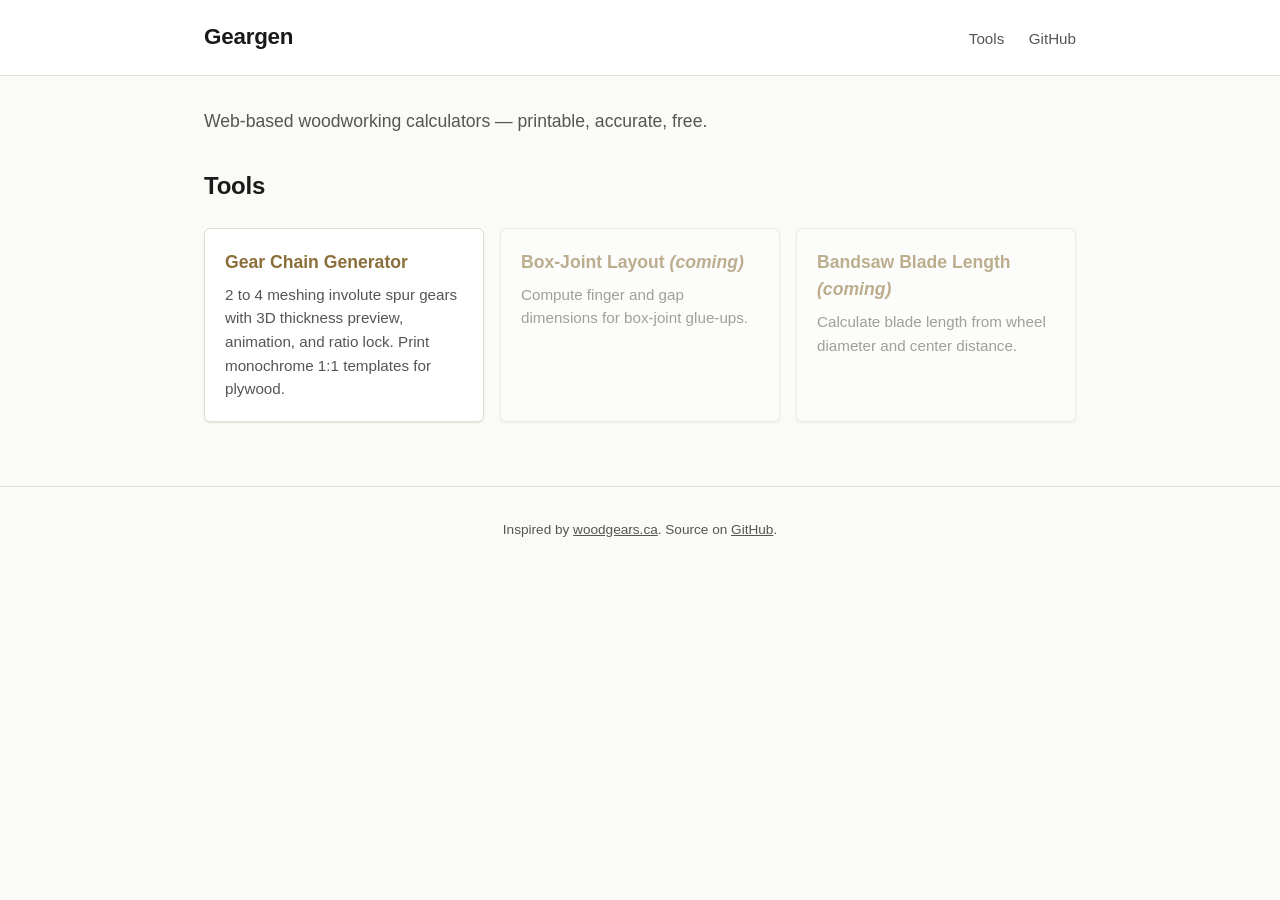
<file: index.html>
<!DOCTYPE html>
<html lang="en">
<head>
  <meta charset="UTF-8">
  <meta name="viewport" content="width=device-width, initial-scale=1">
  <title>Geargen — woodworking tools</title>
  <link rel="stylesheet" href="css/style.css">
</head>
<body>
  <header class="site">
    <div class="inner">
      <h1>Geargen</h1>
      <nav>
        <a href="index.html">Tools</a>
        <a href="https://github.com/Ayoub-Torkian/geargen">GitHub</a>
      </nav>
    </div>
  </header>

  <main>
    <p class="lead">Web-based woodworking calculators &mdash; printable, accurate, free.</p>

    <h2>Tools</h2>
    <div class="tool-grid">
      <a class="tool-card" href="tools/gear-generator/">
        <h3>Gear Chain Generator</h3>
        <p>2 to 4 meshing involute spur gears with 3D thickness preview, animation, and ratio lock. Print monochrome 1:1 templates for plywood.</p>
      </a>
      <div class="tool-card stub">
        <h3>Box-Joint Layout <em>(coming)</em></h3>
        <p>Compute finger and gap dimensions for box-joint glue-ups.</p>
      </div>
      <div class="tool-card stub">
        <h3>Bandsaw Blade Length <em>(coming)</em></h3>
        <p>Calculate blade length from wheel diameter and center distance.</p>
      </div>
    </div>
  </main>

  <footer class="site">
    Inspired by <a href="https://woodgears.ca">woodgears.ca</a>. Source on <a href="https://github.com/Ayoub-Torkian/geargen">GitHub</a>.
  </footer>
</body>
</html>
</file>
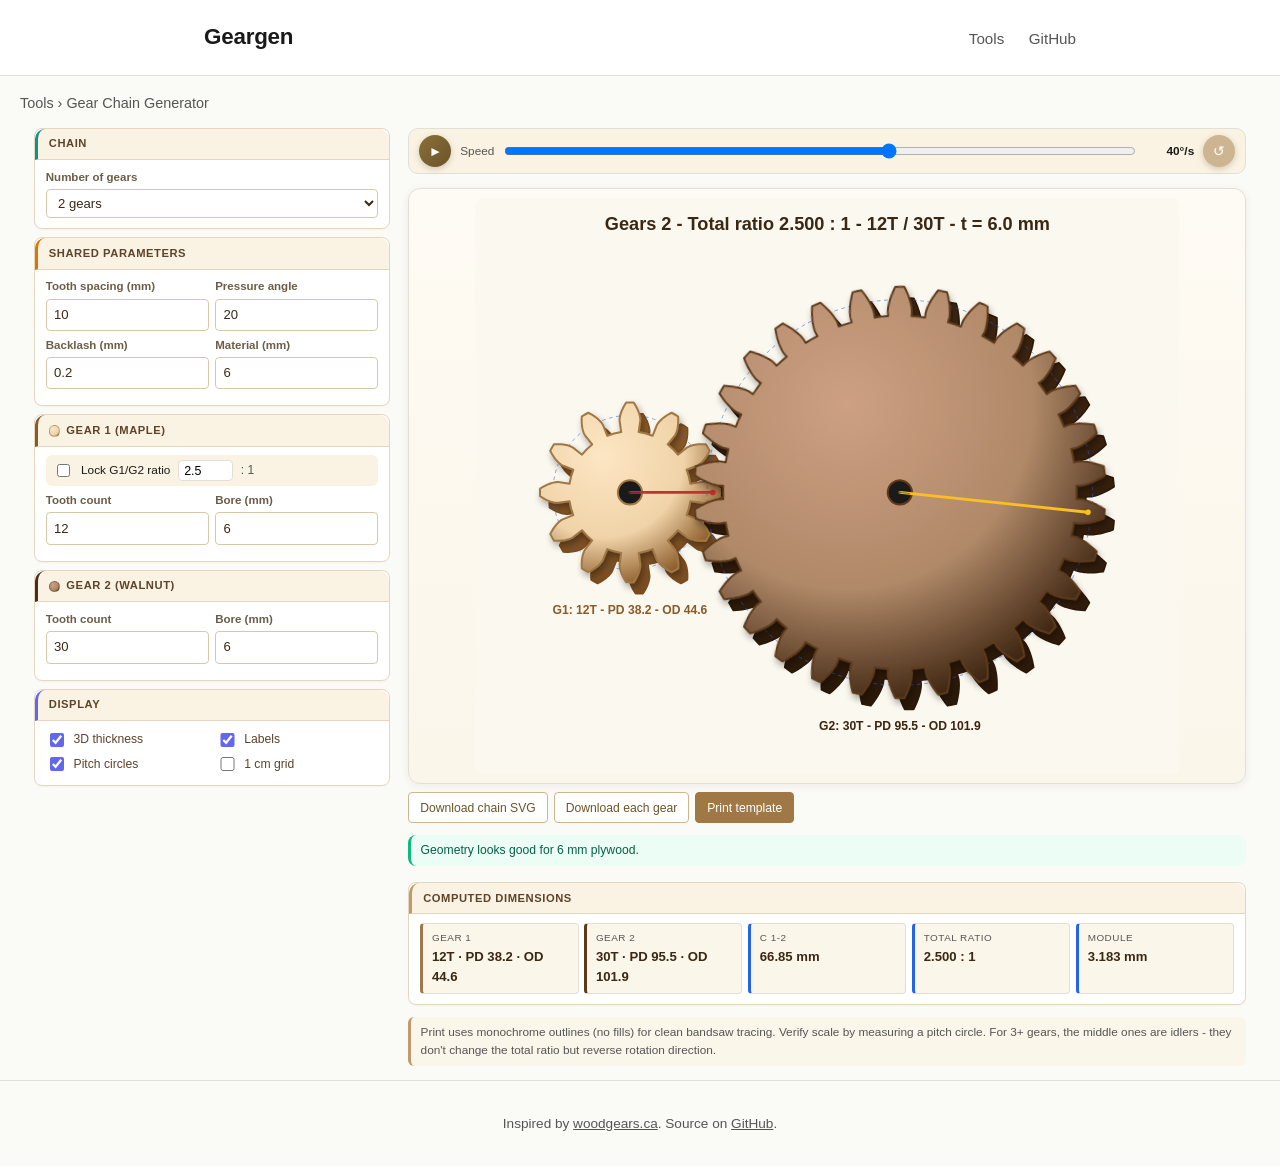
<file: tools/gear-generator/index.html>
<!DOCTYPE html>
<html lang="en">
<head>
<meta charset="UTF-8">
<meta name="viewport" content="width=device-width, initial-scale=1">
<title>Gear Chain Generator - Geargen</title>
<link rel="stylesheet" href="../../css/style.css">
<style>
main.workspace { max-width: 1280px; display: grid; grid-template-columns: 360px 1fr; gap: 1.25rem; padding: 1.25rem; align-items: start; }
@media (max-width: 960px) { main.workspace { grid-template-columns: 1fr; } }
.col-controls { position: sticky; top: 1rem; max-height: calc(100vh - 1.5rem); overflow-y: auto; padding-right: 0.4rem; }
.col-visual { min-width: 0; }
.card { background: var(--bg-card); border: 1px solid var(--border); border-radius: 10px; box-shadow: 0 1px 3px rgba(94,70,30,0.06), 0 4px 12px rgba(94,70,30,0.04); margin-bottom: 0.85rem; }
.card-header { padding: 0.55rem 0.9rem; border-bottom: 1px solid var(--border); font-size: 0.8rem; font-weight: 700; letter-spacing: 0.04em; color: #5c4329; text-transform: uppercase; background: linear-gradient(to bottom, #fdf8ee, #faf3e3); border-radius: 10px 10px 0 0; display: flex; align-items: center; justify-content: space-between; gap: 0.5rem; }
.card-header .pill { font-size: 0.65rem; padding: 0.1rem 0.4rem; border-radius: 99px; background: #e5dbc4; color: #5c4329; letter-spacing: 0; text-transform: none; font-weight: 600; }
.card-body { padding: 0.7rem 0.9rem 0.85rem; }
.field { display: flex; flex-direction: column; margin-bottom: 0.45rem; font-size: 0.83rem; }
.field:last-child { margin-bottom: 0; }
.field label { color: var(--fg-soft); margin-bottom: 0.2rem; font-weight: 500; }
.field-row { display: grid; grid-template-columns: 1fr 1fr; gap: 0.5rem; }
.field input[type=number], .field select { font: inherit; padding: 0.4rem 0.5rem; border: 1px solid var(--border); border-radius: 6px; background: #fff; width: 100%; }
.field input:focus, .field select:focus { outline: 2px solid #c19a6b; outline-offset: -1px; border-color: #a07845; }
.tag { display: inline-block; width: 0.7rem; height: 0.7rem; border-radius: 50%; vertical-align: middle; margin-right: 0.4rem; border: 1px solid rgba(0,0,0,0.2); }
.tag.maple  { background: radial-gradient(circle at 30% 30%, #fde6c4, #f0d3a8 60%, #a07845); }
.tag.walnut { background: radial-gradient(circle at 30% 30%, #cda083, #b08968 60%, #5d3a1a); }
.tag.cherry { background: radial-gradient(circle at 30% 30%, #ecb09a, #d18768 60%, #7a3a23); }
.tag.oak    { background: radial-gradient(circle at 30% 30%, #e3c89a, #c9a87a 60%, #7a5b30); }
.toggles { display: grid; grid-template-columns: 1fr 1fr; gap: 0.35rem 0.7rem; font-size: 0.82rem; }
.toggles label { display: flex; align-items: center; gap: 0.4rem; cursor: pointer; color: var(--fg-soft); }
.toggles input { accent-color: #a07845; }
.lock-row { display: flex; align-items: center; gap: 0.5rem; padding: 0.4rem 0.55rem; background: #faf3e3; border-radius: 6px; margin-bottom: 0.4rem; font-size: 0.82rem; }
.lock-row input[type=checkbox] { accent-color: #a07845; }
.lock-row input[type=number] { width: 5rem; padding: 0.25rem 0.4rem; border: 1px solid var(--border); border-radius: 4px; }
.anim-bar { display: flex; align-items: center; gap: 0.8rem; padding: 0.55rem 0.9rem; background: #fbf6ea; border: 1px solid var(--border); border-radius: 10px; margin-bottom: 0.85rem; }
.anim-bar button.play { width: 40px; height: 40px; border-radius: 50%; border: none; cursor: pointer; background: linear-gradient(135deg, #8b6f3a, #6b5429); color: white; font-size: 1rem; display: flex; align-items: center; justify-content: center; box-shadow: 0 2px 6px rgba(94,70,30,0.25); }
.anim-bar button.play.muted { background: #cdb592; }
.anim-bar button.play:hover { transform: translateY(-1px); }
.anim-bar .speed { flex: 1; display: flex; align-items: center; gap: 0.5rem; font-size: 0.82rem; color: var(--fg-soft); }
.anim-bar .speed-val { font-variant-numeric: tabular-nums; min-width: 3rem; text-align: right; color: var(--fg); font-weight: 600; }
.stage { background: linear-gradient(180deg, #fefbf4, #fbf6ea); border: 1px solid var(--border); border-radius: 12px; box-shadow: 0 2px 8px rgba(94,70,30,0.08); padding: 0.8rem; min-height: 340px; }
.stage svg { display: block; width: 100%; height: auto; max-height: 64vh; }
.stats-grid { display: grid; grid-template-columns: repeat(auto-fit, minmax(150px, 1fr)); gap: 0.5rem; padding: 0; margin: 0; list-style: none; }
.stats-grid li { background: #fbf6ea; border: 1px solid var(--border); border-radius: 8px; padding: 0.5rem 0.65rem; font-size: 0.82rem; }
.stats-grid .k { display: block; font-size: 0.68rem; text-transform: uppercase; letter-spacing: 0.05em; color: var(--fg-soft); margin-bottom: 0.1rem; }
.stats-grid .v { font-weight: 600; font-variant-numeric: tabular-nums; color: #3a2814; }
.stats-grid li.g1 { border-left: 3px solid #a07845; }
.stats-grid li.g2 { border-left: 3px solid #5d3a1a; }
.stats-grid li.g3 { border-left: 3px solid #7a3a23; }
.stats-grid li.g4 { border-left: 3px solid #7a5b30; }
.stats-grid li.shared { border-left: 3px solid #2563eb; }
.actions-bar { display: flex; flex-wrap: wrap; gap: 0.5rem; margin-top: 0.7rem; }
.actions-bar button { font: inherit; padding: 0.45rem 0.85rem; border: 1px solid #a07845; background: #a07845; color: white; border-radius: 6px; cursor: pointer; font-size: 0.82rem; font-weight: 500; }
.actions-bar button.secondary { background: white; color: #6b5429; border-color: #cdb592; }
.actions-bar button:hover { transform: translateY(-1px); box-shadow: 0 2px 4px rgba(94,70,30,0.15); }
.alerts { margin-top: 0.7rem; }
.alert { padding: 0.5rem 0.75rem; border-radius: 8px; margin-bottom: 0.35rem; font-size: 0.82rem; border-left: 3px solid; }
.alert.warn { background: #fff4e0; border-color: #d97706; color: #78350f; }
.alert.ok   { background: #ecfdf5; border-color: #10b981; color: #065f46; }
.breadcrumb { padding: 1rem 1.25rem 0; max-width: 1280px; margin: 0 auto; }
.tip { font-size: 0.82rem; color: var(--fg-soft); margin-top: 0.7rem; padding: 0.55rem 0.75rem; background: #fbf6ea; border-radius: 6px; border-left: 3px solid #c19a6b; }
.gear-card.hidden { display: none; }
@media print {
  header.site, footer.site, .col-controls, .anim-bar, .actions-bar, .alerts, .breadcrumb, .card-header, .tip { display: none !important; }
  main.workspace { grid-template-columns: 1fr; padding: 0; max-width: none; }
  .stage { border: none; box-shadow: none; padding: 0; background: white; }
}


/* ===== Compact + functional theme ===== */
:root {
  --m700:#8a5a28; --w700:#4a2e1a; --c700:#6b2a1a; --o700:#5e4520;
  --teal:#0d9488; --amber:#d97706; --indigo:#6366f1;
}
main.workspace { padding: 0.85rem; gap: 0.9rem; max-width: 1240px; }
.col-controls { padding-right: 0.2rem; }
.card { background: #fff; border: 1px solid #e5d6bf; border-radius: 8px; margin-bottom: 0.5rem; box-shadow: 0 1px 2px rgba(94,70,30,0.04); overflow: hidden; }
.card:hover { box-shadow: 0 2px 6px rgba(94,70,30,0.08); }
.card-header { padding: 0.4rem 0.7rem; font-size: 0.7rem; font-weight: 700; letter-spacing: 0.05em; text-transform: uppercase; color: #5c4329; background: #faf3e3; border-bottom: 1px solid #e5d6bf; border-left: 3px solid #c19a6b; }
.card.chain  .card-header { border-left-color: var(--teal); }
.card.shared .card-header { border-left-color: var(--amber); }
.card.display .card-header { border-left-color: var(--indigo); }
.card.g1     .card-header { border-left-color: var(--m700); }
.card.g2     .card-header { border-left-color: var(--w700); }
.card.g3     .card-header { border-left-color: var(--c700); }
.card.g4     .card-header { border-left-color: var(--o700); }
.card-body { padding: 0.55rem 0.7rem 0.65rem; }
.field { margin-bottom: 0.35rem; font-size: 0.78rem; }
.field label { font-size: 0.72rem; margin-bottom: 0.15rem; color: #6b5e48; font-weight: 600; }
.field input[type=number], .field select { padding: 0.32rem 0.45rem; border: 1px solid #d8c8aa; border-radius: 4px; background: #fff; font-size: 0.82rem; font-weight: 500; color: #3a2814; }
.field input:focus, .field select:focus { outline: none; border-color: #a07845; box-shadow: 0 0 0 2px rgba(193,154,107,0.2); }
.field-row { gap: 0.4rem; }
.toggles { gap: 0.25rem 0.55rem; font-size: 0.76rem; }
.toggles label { padding: 0; background: none; border: 0; color: #5c4329; font-weight: 500; }
.toggles label:hover { transform: none; box-shadow: none; }
.toggles input { width: 0.9rem; height: 0.9rem; accent-color: var(--indigo); }
.lock-row { padding: 0.3rem 0.45rem; font-size: 0.74rem; background: #faf3e3; }
.lock-row input[type=number] { width: 3.4rem; padding: 0.15rem 0.3rem; font-size: 0.78rem; }
.anim-bar { padding: 0.4rem 0.65rem; gap: 0.55rem; background: #faf3e3; }
.anim-bar button.play { width: 32px; height: 32px; font-size: 0.85rem; }
.anim-bar .speed { font-size: 0.74rem; }
.actions-bar { gap: 0.35rem; margin-top: 0.55rem; }
.actions-bar button { padding: 0.32rem 0.7rem; font-size: 0.76rem; font-weight: 500; border-radius: 4px; box-shadow: none; }
.actions-bar button:hover { transform: none; }
.stats-grid { gap: 0.35rem; }
.stats-grid li { padding: 0.35rem 0.55rem; font-size: 0.76rem; border-radius: 4px; }
.stats-grid .k { font-size: 0.62rem; }
.stats-grid .v { font-size: 0.82rem; font-weight: 600; }
.alert { padding: 0.4rem 0.6rem; font-size: 0.76rem; }
.tip { padding: 0.4rem 0.6rem; font-size: 0.74rem; }
.stage { padding: 0.55rem; min-height: 300px; }
.card-header .pill { background: #e5dbc4; color: #5c4329; }

</style>
</head>
<body>
<header class="site">
  <div class="inner">
    <h1>Geargen</h1>
    <nav>
      <a href="../../index.html">Tools</a>
      <a href="https://github.com/Ayoub-Torkian/geargen">GitHub</a>
    </nav>
  </div>
</header>

<div class="breadcrumb"><a href="../../index.html">Tools</a> &rsaquo; Gear Chain Generator</div>

<main class="workspace">
  <div class="col-controls">
    <form id="gearForm" onsubmit="return false;">

      <div class="card chain">
        <div class="card-header">Chain</div>
        <div class="card-body">
          <div class="field">
            <label for="numGears">Number of gears</label>
            <select id="numGears">
              <option value="2" selected>2 gears</option>
              <option value="3">3 gears (1 idler)</option>
              <option value="4">4 gears (2 idlers)</option>
            </select>
          </div>
        </div>
      </div>

      <div class="card shared">
        <div class="card-header">Shared parameters</div>
        <div class="card-body">
          <div class="field-row">
            <div class="field">
              <label for="spacing">Tooth spacing (mm)</label>
              <input type="number" id="spacing" min="3" max="40" step="0.5" value="10">
            </div>
            <div class="field">
              <label for="pressure">Pressure angle</label>
              <input type="number" id="pressure" min="10" max="30" step="0.5" value="20">
            </div>
          </div>
          <div class="field-row">
            <div class="field">
              <label for="backlash">Backlash (mm)</label>
              <input type="number" id="backlash" min="0" max="2" step="0.05" value="0.2">
            </div>
            <div class="field">
              <label for="material">Material (mm)</label>
              <input type="number" id="material" min="3" max="25" step="0.5" value="6">
            </div>
          </div>
        </div>
      </div>

      <div class="card gear g1">
        <div class="card-header"><span><span class="tag maple"></span>Gear 1 (maple)</span></div>
        <div class="card-body">
          <div class="lock-row">
            <input type="checkbox" id="ratioLock">
            <label for="ratioLock">Lock G1/G2 ratio</label>
            <input type="number" id="ratioTarget" step="0.1" min="0.1" value="2.5" title="N2 / N1">
            <span style="color:var(--fg-soft);font-size:0.75rem">: 1</span>
          </div>
          <div class="field-row">
            <div class="field">
              <label for="teeth1">Tooth count</label>
              <input type="number" id="teeth1" min="6" max="200" step="1" value="12">
            </div>
            <div class="field">
              <label for="bore1">Bore (mm)</label>
              <input type="number" id="bore1" min="0" max="50" step="0.5" value="6">
            </div>
          </div>
        </div>
      </div>

      <div class="card gear-card gear g2" id="card2">
        <div class="card-header"><span><span class="tag walnut"></span>Gear 2 (walnut)</span></div>
        <div class="card-body">
          <div class="field-row">
            <div class="field">
              <label for="teeth2">Tooth count</label>
              <input type="number" id="teeth2" min="6" max="200" step="1" value="30">
            </div>
            <div class="field">
              <label for="bore2">Bore (mm)</label>
              <input type="number" id="bore2" min="0" max="50" step="0.5" value="6">
            </div>
          </div>
        </div>
      </div>

      <div class="card gear-card hidden gear g3" id="card3">
        <div class="card-header"><span><span class="tag cherry"></span>Gear 3 (cherry)</span><span class="pill">idler</span></div>
        <div class="card-body">
          <div class="field-row">
            <div class="field">
              <label for="teeth3">Tooth count</label>
              <input type="number" id="teeth3" min="6" max="200" step="1" value="20">
            </div>
            <div class="field">
              <label for="bore3">Bore (mm)</label>
              <input type="number" id="bore3" min="0" max="50" step="0.5" value="6">
            </div>
          </div>
        </div>
      </div>

      <div class="card gear-card hidden gear g4" id="card4">
        <div class="card-header"><span><span class="tag oak"></span>Gear 4 (oak)</span><span class="pill">output</span></div>
        <div class="card-body">
          <div class="field-row">
            <div class="field">
              <label for="teeth4">Tooth count</label>
              <input type="number" id="teeth4" min="6" max="200" step="1" value="40">
            </div>
            <div class="field">
              <label for="bore4">Bore (mm)</label>
              <input type="number" id="bore4" min="0" max="50" step="0.5" value="6">
            </div>
          </div>
        </div>
      </div>

      <div class="card display">
        <div class="card-header">Display</div>
        <div class="card-body">
          <div class="toggles">
            <label><input type="checkbox" id="tShow3D" checked> 3D thickness</label>
            <label><input type="checkbox" id="tShowAnnot" checked> Labels</label>
            <label><input type="checkbox" id="tShowPitch" checked> Pitch circles</label>
            <label><input type="checkbox" id="tShowGrid"> 1 cm grid</label>
          </div>
        </div>
      </div>
    </form>
  </div>

  <div class="col-visual">
    <div class="anim-bar">
      <button class="play" id="playBtn" title="Play / pause">&#9658;</button>
      <div class="speed">
        <span>Speed</span>
        <input type="range" id="speed" min="-180" max="180" step="5" value="40" style="flex:1">
        <span class="speed-val" id="speedVal">40&deg;/s</span>
      </div>
      <button class="play muted" id="resetBtn" title="Reset rotation">&#x21BA;</button>
    </div>

    <div class="stage" id="stage"></div>

    <div class="actions-bar">
      <button class="secondary" id="dlChain">Download chain SVG</button>
      <button class="secondary" id="dlEach">Download each gear</button>
      <button id="printBtn">Print template</button>
    </div>

    <div class="alerts" id="alerts"></div>

    <div class="card" style="margin-top: 1rem;">
      <div class="card-header">Computed dimensions</div>
      <div class="card-body"><ul class="stats-grid" id="stats"></ul></div>
    </div>

    <div class="tip">Print uses monochrome outlines (no fills) for clean bandsaw tracing. Verify scale by measuring a pitch circle. For 3+ gears, the middle ones are idlers - they don't change the total ratio but reverse rotation direction.</div>
  </div>
</main>

<footer class="site">Inspired by <a href="https://woodgears.ca">woodgears.ca</a>. Source on <a href="https://github.com/Ayoub-Torkian/geargen">GitHub</a>.</footer>

<script type="module">
import { renderGearChain, renderSingleGear } from './gear.js';

const $ = id => document.getElementById(id);
const stage = $('stage'), statsEl = $('stats'), alertsEl = $('alerts');
let lastResult = null;
let baseTheta1 = 0;
let suppressLockSync = false;

function getInputs() {
  const spacing = Math.max(3, parseFloat($('spacing').value) || 10);
  const numGears = parseInt($('numGears').value, 10) || 2;
  const specs = [];
  for (let i = 1; i <= numGears; i++) {
    specs.push({
      N: Math.max(4, parseInt($(`teeth${i}`).value, 10) || 12),
      bore: Math.max(0, parseFloat($(`bore${i}`).value) || 0),
    });
  }
  return {
    numGears, specs, spacing,
    m: spacing / Math.PI,
    alphaDeg: Math.max(10, parseFloat($('pressure').value) || 20),
    backlash: Math.max(0, parseFloat($('backlash').value) || 0),
    material: Math.max(0, parseFloat($('material').value) || 6),
    showPitch: $('tShowPitch').checked,
    showGrid: $('tShowGrid').checked,
    showAnnotations: $('tShowAnnot').checked,
    show3D: $('tShow3D').checked,
    ratioLocked: $('ratioLock').checked,
    ratioTarget: Math.max(0.1, parseFloat($('ratioTarget').value) || 2.5),
  };
}

const fmt = (n, d=2) => n.toFixed(d) + ' mm';

function applyVisibility(numGears) {
  $('card2').classList.toggle('hidden', numGears < 2);
  $('card3').classList.toggle('hidden', numGears < 3);
  $('card4').classList.toggle('hidden', numGears < 4);
}

function generate() {
  const i = getInputs();
  applyVisibility(i.numGears);
  lastResult = renderGearChain(i.specs, {
    style: 'preview', m: i.m, alphaDeg: i.alphaDeg, backlash: i.backlash,
    showPitch: i.showPitch, showGrid: i.showGrid, showAnnotations: i.showAnnotations,
    depth: i.show3D ? i.material : 0,
  });
  stage.innerHTML = lastResult.svg;
  applyRotation();
  renderStats(i, lastResult);
  renderAlerts(i, lastResult);
}

function applyRotation() {
  if (!lastResult) return;
  const { geoms, positions, phasesSvgDeg, depthDX = 0, depthDY = 0 } = lastResult;
  const theta1 = baseTheta1;
  for (let k = 0; k < geoms.length; k++) {
    const dir = (k % 2 === 0) ? 1 : -1;
    const thetaK = phasesSvgDeg[k] + dir * (geoms[0].N / geoms[k].N) * theta1;
    const cxSvg = positions[k].cx;
    const cySvg = -positions[k].cy;   // flip math y -> SVG
    const front = document.getElementById(`gear${k+1}Group`);
    const back  = document.getElementById(`gear${k+1}GroupBack`);
    if (front) front.setAttribute('transform', `translate(${cxSvg} ${cySvg}) rotate(${thetaK})`);
    if (back)  back.setAttribute('transform',  `translate(${(cxSvg + depthDX).toFixed(4)} ${(cySvg + depthDY).toFixed(4)}) rotate(${thetaK})`);
  }
}

function renderStats(i, r) {
  let html = '';
  for (let k = 0; k < r.geoms.length; k++) {
    const g = r.geoms[k];
    html += `<li class="g${k+1}"><span class="k">Gear ${k+1}</span><span class="v">${g.N}T &middot; PD ${(g.rp*2).toFixed(1)} &middot; OD ${(g.raEff*2).toFixed(1)}</span></li>`;
  }
  for (let k = 0; k < r.centerDistances.length; k++) {
    html += `<li class="shared"><span class="k">C ${k+1}-${k+2}</span><span class="v">${fmt(r.centerDistances[k])}</span></li>`;
  }
  html += `<li class="shared"><span class="k">Total ratio</span><span class="v">${r.ratio.toFixed(3)} : 1</span></li>`;
  html += `<li class="shared"><span class="k">Module</span><span class="v">${i.m.toFixed(3)} mm</span></li>`;
  statsEl.innerHTML = html;
}

function renderAlerts(i, r) {
  const w = [];
  if (i.spacing < i.material + 1) w.push(`<div class="alert warn">Tooth spacing (${i.spacing} mm) is small for ${i.material} mm plywood. Try &ge; ${(i.material + 2).toFixed(1)} mm.</div>`);
  for (let k = 0; k < r.geoms.length; k++) {
    const g = r.geoms[k];
    if (g.pointedTip) w.push(`<div class="alert warn">Gear ${k+1} has pointed teeth - increase pressure angle or tooth count.</div>`);
    if (g.N < 12 && i.alphaDeg < 20) w.push(`<div class="alert warn">Gear ${k+1} has only ${g.N} teeth at ${i.alphaDeg}&deg; - risk of undercut. Try 20&deg;+.</div>`);
  }
  if (w.length === 0) w.push(`<div class="alert ok">Geometry looks good for ${i.material} mm plywood.</div>`);
  alertsEl.innerHTML = w.join('');
}

/* === Ratio lock === */
function syncRatioFrom(source) {
  if (suppressLockSync) return;
  if (!$('ratioLock').checked) return;
  const target = parseFloat($('ratioTarget').value) || 2.5;
  suppressLockSync = true;
  if (source === 'g1') {
    const n1 = parseInt($('teeth1').value, 10) || 12;
    $('teeth2').value = Math.max(6, Math.round(n1 * target));
  } else if (source === 'g2') {
    const n2 = parseInt($('teeth2').value, 10) || 30;
    $('teeth1').value = Math.max(6, Math.round(n2 / target));
  } else if (source === 'target') {
    const n1 = parseInt($('teeth1').value, 10) || 12;
    $('teeth2').value = Math.max(6, Math.round(n1 * target));
  } else if (source === 'lock-on') {
    // When user just turned on the lock, derive target from current values
    const n1 = parseInt($('teeth1').value, 10) || 12;
    const n2 = parseInt($('teeth2').value, 10) || 30;
    $('ratioTarget').value = (n2 / n1).toFixed(2);
  }
  suppressLockSync = false;
}

/* === Animation === */
let playing = false, lastTime = 0, speedDegPerSec = 40;
function tick(t) {
  if (!playing) return;
  if (lastTime) {
    baseTheta1 = (baseTheta1 + (t - lastTime) * 0.001 * speedDegPerSec) % 360;
    applyRotation();
  }
  lastTime = t;
  requestAnimationFrame(tick);
}
$('playBtn').addEventListener('click', () => {
  playing = !playing;
  $('playBtn').innerHTML = playing ? '&#10074;&#10074;' : '&#9658;';
  lastTime = 0;
  if (playing) requestAnimationFrame(tick);
});
$('resetBtn').addEventListener('click', () => { baseTheta1 = 0; applyRotation(); });
$('speed').addEventListener('input', () => { speedDegPerSec = parseFloat($('speed').value) || 0; $('speedVal').textContent = `${speedDegPerSec.toFixed(0)}°/s`; });

/* === Download === */
function dl(svg, fn) {
  const blob = new Blob([svg], { type: 'image/svg+xml;charset=utf-8' });
  const url = URL.createObjectURL(blob);
  const a = document.createElement('a');
  a.href = url; a.download = fn;
  document.body.appendChild(a); a.click(); a.remove();
  URL.revokeObjectURL(url);
}
$('dlChain').addEventListener('click', () => {
  const i = getInputs();
  const r = renderGearChain(i.specs, { style: 'print', m: i.m, alphaDeg: i.alphaDeg, backlash: i.backlash, showPitch: false, showGrid: false, showAnnotations: false, depth: 0 });
  dl(r.svg, `gear_chain_${i.specs.map(s=>s.N+'T').join('_')}_p${i.spacing}mm.svg`);
});
$('dlEach').addEventListener('click', () => {
  const i = getInputs();
  for (let k = 0; k < i.specs.length; k++) {
    const s = i.specs[k];
    const r = renderSingleGear(s.N, i.m, i.alphaDeg, { style: 'print', backlash: i.backlash, boreDiameter: s.bore, showPitch: false });
    dl(r.svg, `gear${k+1}_${s.N}T_p${i.spacing}mm.svg`);
  }
});
$('printBtn').addEventListener('click', () => window.print());

/* === Live update === */
document.querySelectorAll('#gearForm input, #gearForm select').forEach(el => {
  el.addEventListener('input', (ev) => {
    if (ev.target.id === 'teeth1') syncRatioFrom('g1');
    else if (ev.target.id === 'teeth2') syncRatioFrom('g2');
    else if (ev.target.id === 'ratioTarget') syncRatioFrom('target');
    else if (ev.target.id === 'ratioLock' && ev.target.checked) syncRatioFrom('lock-on');
    generate();
  });
});

generate();
</script>
</body>
</html>
</file>
<file: css/style.css>
/* Geargen — modernized minimal style */

:root {
  --fg: #1a1a1a;
  --fg-soft: #555;
  --bg: #fafaf7;
  --bg-card: #ffffff;
  --accent: #8b6f3a;
  --accent-hover: #6b5429;
  --border: #e2dfd6;
  --shadow: 0 1px 3px rgba(0, 0, 0, 0.04), 0 1px 2px rgba(0, 0, 0, 0.06);
  --radius: 6px;
  --max-width: 920px;
}

* { box-sizing: border-box; }

html, body {
  margin: 0;
  padding: 0;
  background: var(--bg);
  color: var(--fg);
  font-family: -apple-system, BlinkMacSystemFont, "Segoe UI", Roboto, "Helvetica Neue", Arial, sans-serif;
  font-size: 16px;
  line-height: 1.55;
  -webkit-font-smoothing: antialiased;
}

a {
  color: var(--accent);
  text-decoration: none;
}
a:hover { color: var(--accent-hover); text-decoration: underline; }

header.site {
  border-bottom: 1px solid var(--border);
  background: var(--bg-card);
}
header.site .inner {
  max-width: var(--max-width);
  margin: 0 auto;
  padding: 1.25rem 1.5rem;
  display: flex;
  align-items: baseline;
  justify-content: space-between;
  gap: 1rem;
  flex-wrap: wrap;
}
header.site h1 {
  margin: 0;
  font-size: 1.4rem;
  letter-spacing: -0.01em;
}
header.site nav a {
  margin-left: 1.25rem;
  font-size: 0.95rem;
  color: var(--fg-soft);
}
header.site nav a:hover { color: var(--accent); }

main {
  max-width: var(--max-width);
  margin: 0 auto;
  padding: 2rem 1.5rem 4rem;
}

h2 {
  font-size: 1.5rem;
  margin: 2rem 0 1rem;
  letter-spacing: -0.01em;
}
h3 { font-size: 1.1rem; margin: 1.5rem 0 0.5rem; }

p { margin: 0 0 1rem; }
p.lead { font-size: 1.1rem; color: var(--fg-soft); }

.tool-grid {
  display: grid;
  grid-template-columns: repeat(auto-fill, minmax(260px, 1fr));
  gap: 1rem;
  margin-top: 1.5rem;
}
.tool-card {
  display: block;
  padding: 1.25rem;
  background: var(--bg-card);
  border: 1px solid var(--border);
  border-radius: var(--radius);
  box-shadow: var(--shadow);
  text-decoration: none;
  color: inherit;
  transition: transform 0.08s ease, border-color 0.08s ease;
}
.tool-card:hover {
  border-color: var(--accent);
  transform: translateY(-1px);
  text-decoration: none;
}
.tool-card h3 { margin: 0 0 0.4rem; color: var(--accent); }
.tool-card p { margin: 0; color: var(--fg-soft); font-size: 0.95rem; }
.tool-card.stub { opacity: 0.55; cursor: default; }
.tool-card.stub:hover { transform: none; border-color: var(--border); }

/* Forms / controls */
.controls {
  display: grid;
  grid-template-columns: repeat(auto-fit, minmax(180px, 1fr));
  gap: 0.9rem;
  padding: 1.25rem;
  background: var(--bg-card);
  border: 1px solid var(--border);
  border-radius: var(--radius);
  box-shadow: var(--shadow);
}
.field {
  display: flex;
  flex-direction: column;
  font-size: 0.9rem;
}
.field label {
  color: var(--fg-soft);
  margin-bottom: 0.3rem;
}
.field input, .field select {
  font: inherit;
  padding: 0.5rem 0.6rem;
  border: 1px solid var(--border);
  border-radius: 4px;
  background: #fff;
}
.field input:focus, .field select:focus {
  outline: 2px solid var(--accent);
  outline-offset: -1px;
  border-color: var(--accent);
}

.actions {
  margin-top: 1rem;
  display: flex;
  gap: 0.5rem;
  flex-wrap: wrap;
}
button {
  font: inherit;
  padding: 0.55rem 1rem;
  border: 1px solid var(--accent);
  background: var(--accent);
  color: #fff;
  border-radius: 4px;
  cursor: pointer;
}
button:hover { background: var(--accent-hover); border-color: var(--accent-hover); }
button.secondary {
  background: transparent;
  color: var(--accent);
}
button.secondary:hover { background: var(--bg-card); color: var(--accent-hover); }

/* Output area */
.output {
  margin-top: 1.5rem;
  padding: 1.25rem;
  background: var(--bg-card);
  border: 1px solid var(--border);
  border-radius: var(--radius);
  box-shadow: var(--shadow);
}
.output svg {
  display: block;
  max-width: 100%;
  height: auto;
  background: #fff;
}
.stats {
  display: grid;
  grid-template-columns: repeat(auto-fit, minmax(140px, 1fr));
  gap: 0.5rem 1.25rem;
  margin-bottom: 1rem;
  font-size: 0.9rem;
}
.stats .k { color: var(--fg-soft); display: block; font-size: 0.8rem; text-transform: uppercase; letter-spacing: 0.04em; }
.stats .v { font-variant-numeric: tabular-nums; font-weight: 500; }

footer.site {
  border-top: 1px solid var(--border);
  padding: 2rem 1.5rem;
  color: var(--fg-soft);
  font-size: 0.85rem;
  text-align: center;
}
footer.site a { color: var(--fg-soft); text-decoration: underline; }

/* Print: only show the gear SVG */
@media print {
  header.site, footer.site, .controls, .actions, .stats, .breadcrumb { display: none !important; }
  body { background: #fff; }
  main { padding: 0; max-width: none; }
  .output { border: none; box-shadow: none; padding: 0; }
}

.breadcrumb {
  font-size: 0.9rem;
  color: var(--fg-soft);
  margin-bottom: 0.5rem;
}
.breadcrumb a { color: var(--fg-soft); }
</file>
